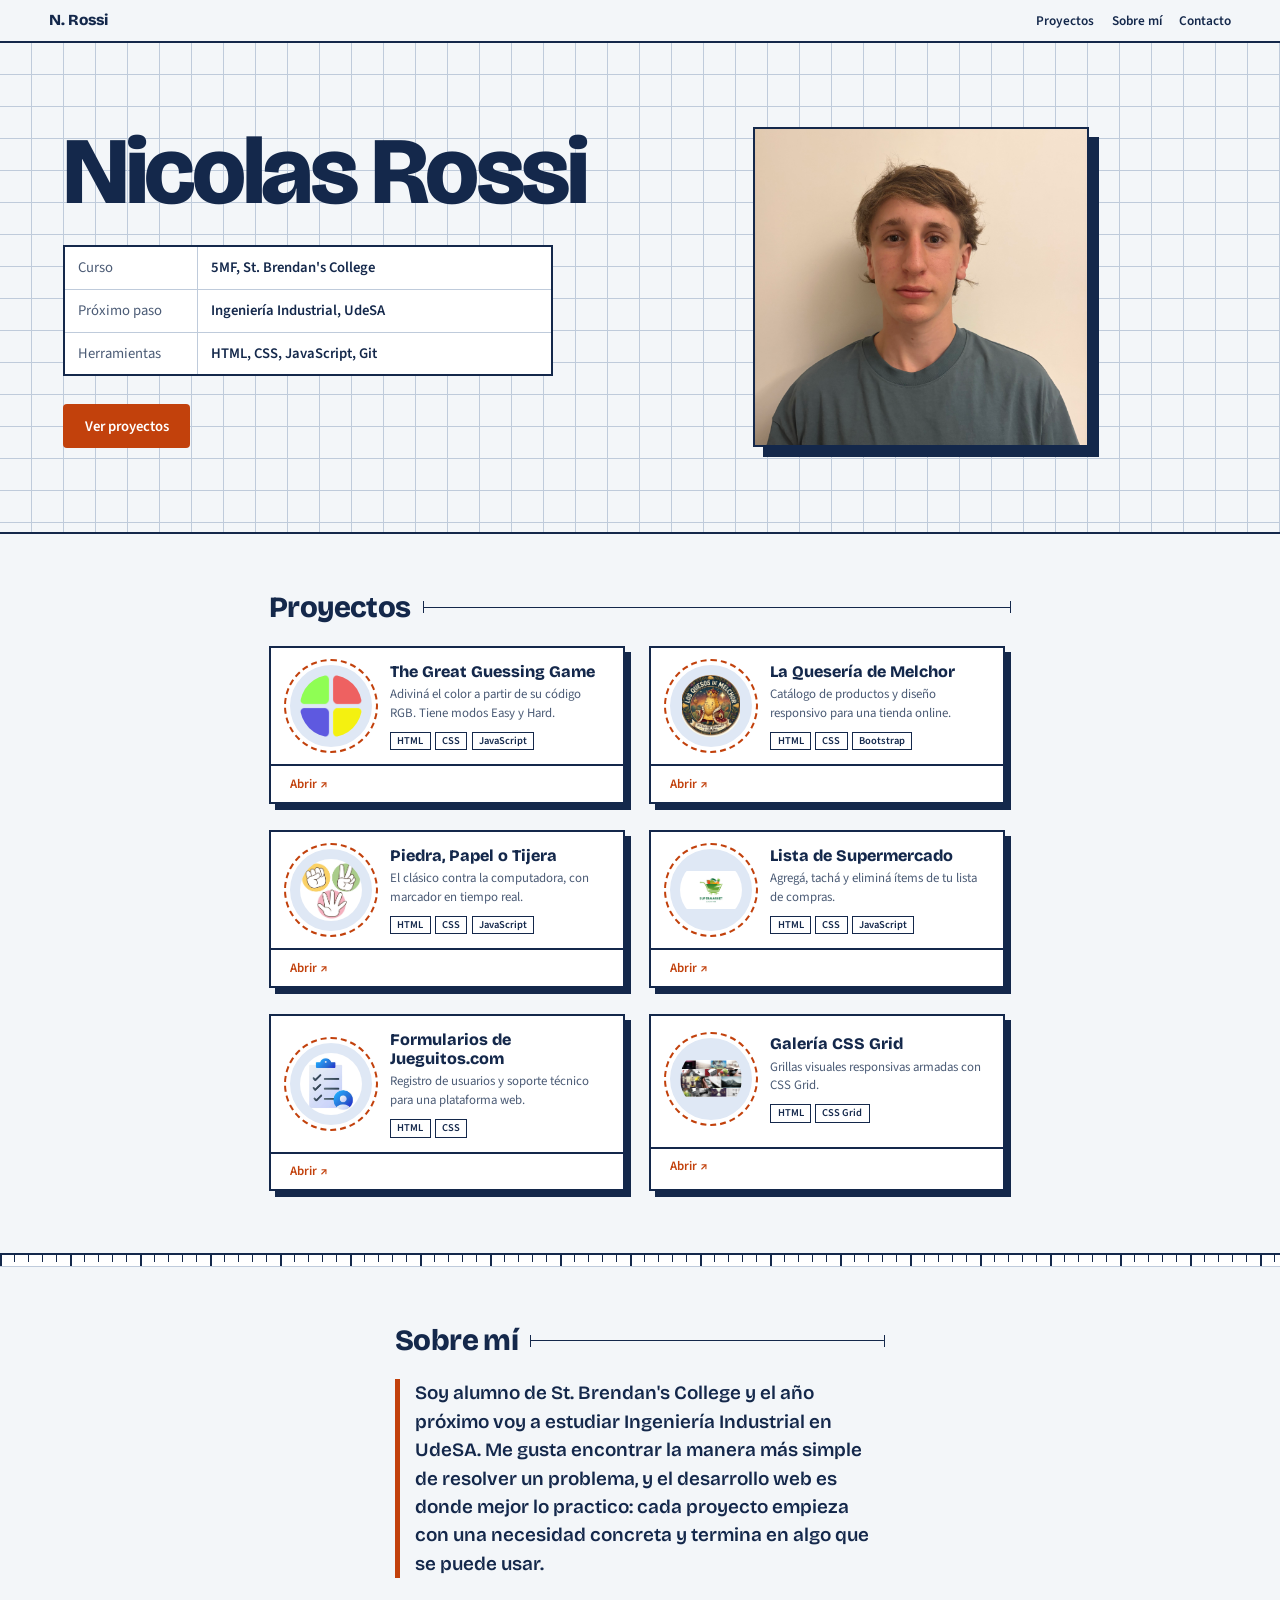
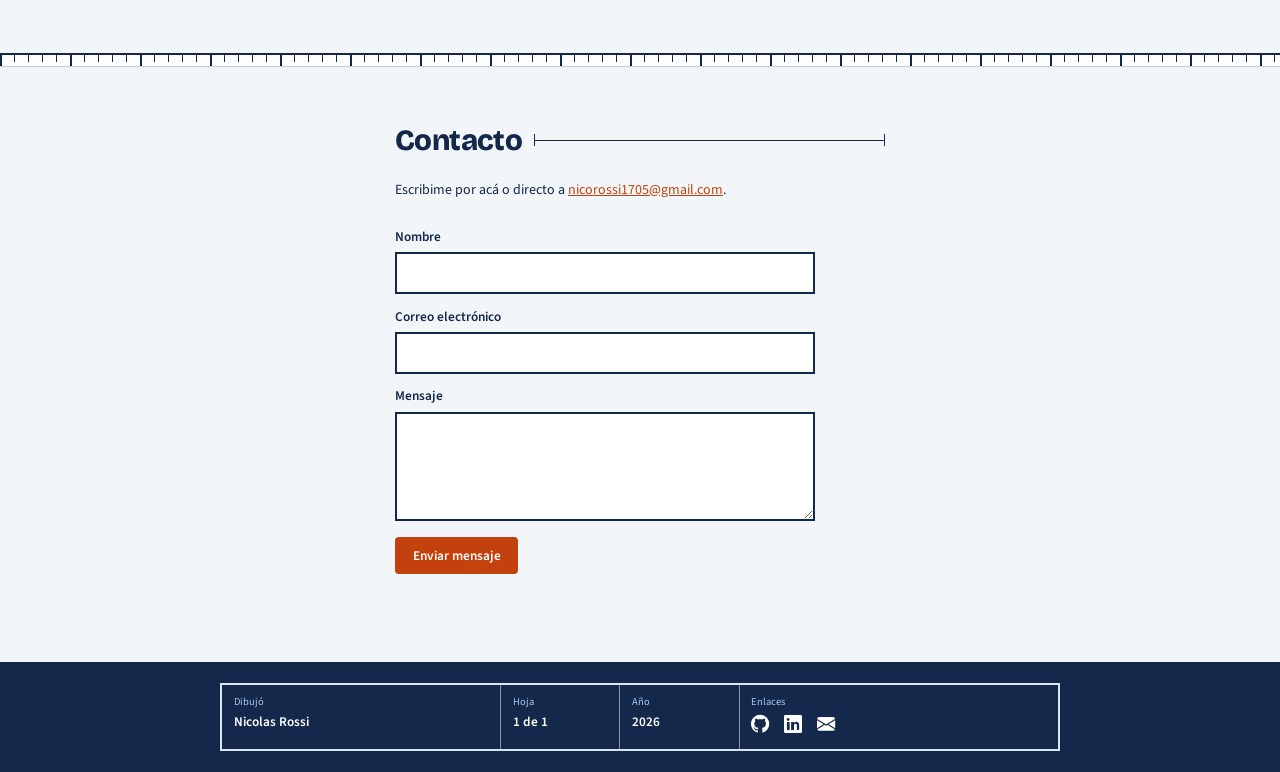
<file: index.html>
<!DOCTYPE html>
<html lang="es">
<head>
  <meta charset="UTF-8">
  <meta name="viewport" content="width=device-width, initial-scale=1.0">
  <title>Nicolas Rossi | Desarrollo web</title>
  <meta name="description" content="Portfolio de Nicolas Rossi, alumno de St. Brendan's College: juegos en JavaScript, tienda online, formularios y CSS Grid.">
  <meta property="og:title" content="Nicolas Rossi | Desarrollo web">
  <meta property="og:image" content="foto.jpeg">
  <script>document.documentElement.classList.add("js");</script>
  <link rel="preconnect" href="https://fonts.googleapis.com">
  <link rel="preconnect" href="https://fonts.gstatic.com" crossorigin>
  <link href="https://fonts.googleapis.com/css2?family=Bricolage+Grotesque:opsz,wght@12..96,600;12..96,800&family=Source+Sans+3:wght@400;600&display=swap" rel="stylesheet">
  <link rel="stylesheet" href="https://cdn.jsdelivr.net/npm/bootstrap-icons@1.11.1/font/bootstrap-icons.css">
  <link rel="stylesheet" href="style.css">
</head>
<body>
  <a class="skip" href="#proyectos">Saltar al contenido</a>

  <header class="top">
    <a class="logo" href="#inicio">N. Rossi</a>
    <nav aria-label="Principal">
      <a href="#proyectos">Proyectos</a>
      <a href="#sobre-mi">Sobre mí</a>
      <a href="#contacto">Contacto</a>
    </nav>
  </header>

  <main>
    <section id="inicio" class="hero">
      <div class="cross" aria-hidden="true"><i class="cx"></i><i class="cy"></i><b class="cr"></b></div>
      <div class="hero-text">
        <h1>Nicolas Rossi</h1>
        <dl class="facts">
          <div><dt>Curso</dt><dd>5MF, St. Brendan's College</dd></div>
          <div><dt>Próximo paso</dt><dd>Ingeniería Industrial, UdeSA</dd></div>
          <div><dt>Herramientas</dt><dd>HTML, CSS, JavaScript, Git</dd></div>
        </dl>
        <a class="btn" href="#proyectos">Ver proyectos</a>
      </div>
      <figure class="photo">
        <img src="foto.jpeg" alt="Foto de Nicolas Rossi" width="320" height="320">
      </figure>
    </section>

    <section id="proyectos" class="block">
      <h2>Proyectos</h2>
      <ul class="projects">
        <li>
          <a href="proyectos/Adivina%20el%20color/index.html" target="_blank" rel="noopener">
            <img src="color-game.png" alt="" loading="lazy">
            <div>
              <h3>The Great Guessing Game</h3>
              <p>Adiviná el color a partir de su código RGB. Tiene modos Easy y Hard.</p>
              <span class="stack"><span>HTML</span><span>CSS</span><span>JavaScript</span></span>
            </div>
            <span class="go">Abrir<span class="visually-hidden"> The Great Guessing Game</span></span>
          </a>
        </li>
        <li>
          <a href="proyectos/E-commerce/index.html" target="_blank" rel="noopener">
            <img src="logo-melchor.png" alt="" loading="lazy">
            <div>
              <h3>La Quesería de Melchor</h3>
              <p>Catálogo de productos y diseño responsivo para una tienda online.</p>
              <span class="stack"><span>HTML</span><span>CSS</span><span>Bootstrap</span></span>
            </div>
            <span class="go">Abrir<span class="visually-hidden"> La Quesería de Melchor</span></span>
          </a>
        </li>
        <li>
          <a href="proyectos/Piedra%20papel%20o%20tijera/index.html" target="_blank" rel="noopener">
            <img src="ppot.jpg" alt="" loading="lazy">
            <div>
              <h3>Piedra, Papel o Tijera</h3>
              <p>El clásico contra la computadora, con marcador en tiempo real.</p>
              <span class="stack"><span>HTML</span><span>CSS</span><span>JavaScript</span></span>
            </div>
            <span class="go">Abrir<span class="visually-hidden"> Piedra, Papel o Tijera</span></span>
          </a>
        </li>
        <li>
          <a href="proyectos/Lista%20super/index.html" target="_blank" rel="noopener">
            <img src="f6dbeb17951cb9d12c450eb26e42e484.jpg" alt="" loading="lazy">
            <div>
              <h3>Lista de Supermercado</h3>
              <p>Agregá, tachá y eliminá ítems de tu lista de compras.</p>
              <span class="stack"><span>HTML</span><span>CSS</span><span>JavaScript</span></span>
            </div>
            <span class="go">Abrir<span class="visually-hidden"> Lista de Supermercado</span></span>
          </a>
        </li>
        <li>
          <a href="proyectos/forms/index.html" target="_blank" rel="noopener">
            <img src="images.jpg" alt="" loading="lazy">
            <div>
              <h3>Formularios de Jueguitos.com</h3>
              <p>Registro de usuarios y soporte técnico para una plataforma web.</p>
              <span class="stack"><span>HTML</span><span>CSS</span></span>
            </div>
            <span class="go">Abrir<span class="visually-hidden"> Formularios de Jueguitos.com</span></span>
          </a>
        </li>
        <li>
          <a href="proyectos/grid/index.html" target="_blank" rel="noopener">
            <img src="que-es-un-grid.png" alt="" loading="lazy">
            <div>
              <h3>Galería CSS Grid</h3>
              <p>Grillas visuales responsivas armadas con CSS Grid.</p>
              <span class="stack"><span>HTML</span><span>CSS Grid</span></span>
            </div>
            <span class="go">Abrir<span class="visually-hidden"> Galería CSS Grid</span></span>
          </a>
        </li>
      </ul>
    </section>

    <hr class="rule">

    <section id="sobre-mi" class="block narrow">
      <h2>Sobre mí</h2>
      <p class="lead">Soy alumno de St. Brendan's College y el año próximo voy a estudiar Ingeniería Industrial en UdeSA. Me gusta encontrar la manera más simple de resolver un problema, y el desarrollo web es donde mejor lo practico: cada proyecto empieza con una necesidad concreta y termina en algo que se puede usar.</p>
    </section>

    <hr class="rule">

    <section id="contacto" class="block narrow">
      <h2>Contacto</h2>
      <p>Escribime por acá o directo a <a href="mailto:nicorossi1705@gmail.com">nicorossi1705@gmail.com</a>.</p>
      <form id="formContacto" action="https://formspree.io/f/xyewelob" method="POST">
        <label for="nombre">Nombre</label>
        <input id="nombre" name="name" type="text" required autocomplete="name">
        <label for="email">Correo electrónico</label>
        <input id="email" name="email" type="email" required autocomplete="email">
        <label for="mensaje">Mensaje</label>
        <textarea id="mensaje" name="message" rows="4" required></textarea>
        <button class="btn" type="submit">Enviar mensaje</button>
        <p id="estadoForm" class="status" role="status" aria-live="polite"></p>
      </form>
    </section>
  </main>

  <footer>
    <div class="sheet">
      <div><small>Dibujó</small>Nicolas Rossi</div>
      <div><small>Hoja</small>1 de 1</div>
      <div><small>Año</small>2026</div>
      <div class="links"><small>Enlaces</small>
        <a href="https://github.com/nrrossi-cloud" target="_blank" rel="noopener" aria-label="GitHub"><i class="bi bi-github"></i></a>
        <!-- TODO: poné la URL de tu perfil, ej: https://www.linkedin.com/in/tu-usuario -->
        <a href="https://www.linkedin.com/" target="_blank" rel="noopener" aria-label="LinkedIn"><i class="bi bi-linkedin"></i></a>
        <a href="mailto:nicorossi1705@gmail.com" aria-label="Enviar un correo"><i class="bi bi-envelope-fill"></i></a>
      </div>
    </div>
  </footer>

  <script>
    const form = document.getElementById('formContacto');
    const estado = document.getElementById('estadoForm');
    form.addEventListener('submit', async (e) => {
      e.preventDefault();
      const boton = form.querySelector('button');
      boton.disabled = true;
      estado.className = 'status';
      estado.textContent = 'Enviando...';
      try {
        const r = await fetch(form.action, { method: 'POST', body: new FormData(form), headers: { Accept: 'application/json' } });
        if (!r.ok) throw new Error();
        form.reset();
        estado.classList.add('ok');
        estado.textContent = 'Mensaje enviado. Te respondo a la brevedad.';
      } catch {
        estado.classList.add('error');
        estado.textContent = 'No se pudo enviar. Probá de nuevo o escribime por correo.';
      } finally {
        boton.disabled = false;
      }
    });
  </script>
  <script>
    // Mira de coordenadas en la portada (solo con mouse y sin "reducir movimiento")
    const hero = document.querySelector('.hero');
    const lectura = hero.querySelector('.cr');
    if (matchMedia('(pointer: fine)').matches && !matchMedia('(prefers-reduced-motion: reduce)').matches) {
      hero.addEventListener('mousemove', (e) => {
        const r = hero.getBoundingClientRect();
        const x = Math.round(e.clientX - r.left), y = Math.round(e.clientY - r.top);
        hero.style.setProperty('--x', x + 'px');
        hero.style.setProperty('--y', y + 'px');
        lectura.textContent = 'x ' + x + '  y ' + y;
        hero.classList.add('on');
      });
      hero.addEventListener('mouseleave', () => hero.classList.remove('on'));
    }
  </script>
  <script>
    // Los proyectos aparecen a medida que se hace scroll
    const tarjetas = document.querySelectorAll('.projects li');
    if ('IntersectionObserver' in window) {
      const obs = new IntersectionObserver((entradas) => {
        entradas.forEach((en) => {
          if (en.isIntersecting) { en.target.classList.add('visible'); obs.unobserve(en.target); }
        });
      }, { threshold: 0.15, rootMargin: '0px 0px -40px 0px' });
      tarjetas.forEach((t) => obs.observe(t));
    } else {
      tarjetas.forEach((t) => t.classList.add('visible'));
    }
  </script>
</body>
</html>
</file>
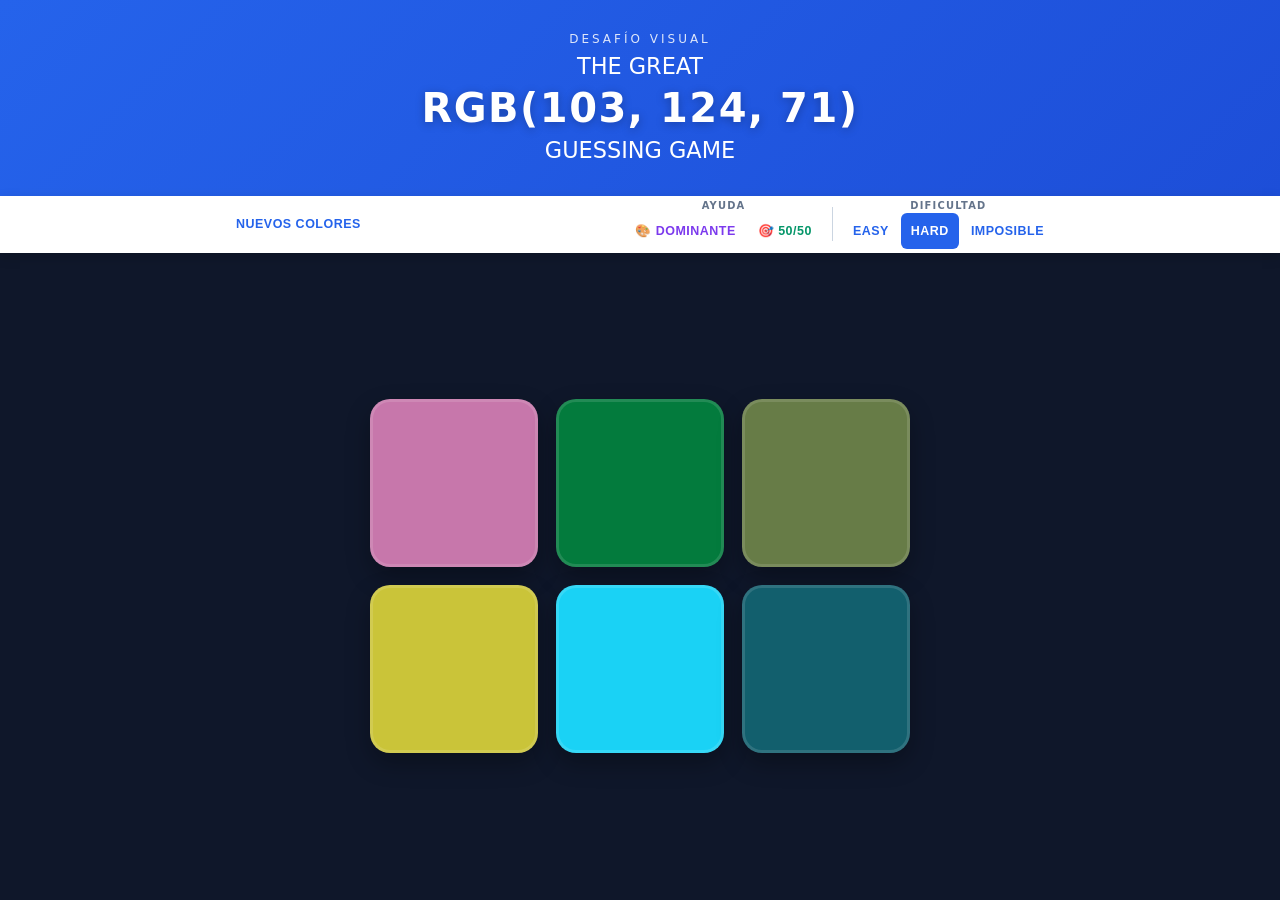
<file: proyectos/Adivina el color/index.html>
<!DOCTYPE html>
<html lang="es">
<head>
  <meta charset="UTF-8">
  <meta name="viewport" content="width=device-width, initial-scale=1.0">
  <title>The Great Color Guessing Game</title>
  <link rel="stylesheet" href="style.css">
</head>
<body>

  <header id="header">
    <div class="header-content">
      <span class="subtitle">Desafío Visual</span>
      <h1>The Great <br><span id="colorDisplay">RGB(255, 255, 255)</span><br> Guessing Game</h1>
    </div>
  </header>

  <nav class="stripe">
    <div class="stripe-container">
      <button id="reset">Nuevos Colores</button>
      
      <span id="message"></span>

      <div class="mode-group">
        <!-- Grupo de Ayuda con cartel arriba -->
        <div class="control-block">
          <span class="group-label">Ayuda</span>
          <div class="group-buttons">
            <button id="dominantBtn" class="btn-dominant" title="Muestra qué color (Rojo, Verde o Azul) predomina en la mezcla">🎨 Dominante</button>
            <button id="fiftyBtn" class="btn-lifeline" title="Elimina la mitad de los colores incorrectos">🎯 50/50</button>
          </div>
        </div>

        <div class="divider"></div>

        <!-- Grupo de Dificultad con cartel arriba para mantener simetría -->
        <div class="control-block">
          <span class="group-label">Dificultad</span>
          <div class="group-buttons">
            <button class="mode">Easy</button>
            <button class="mode selected">Hard</button>
            <button class="mode">Imposible</button>
          </div>
        </div>
      </div>
    </div>
  </nav>

  <main class="container">
    <div class="square"></div>
    <div class="square"></div>
    <div class="square"></div>
    <div class="square"></div>
    <div class="square"></div>
    <div class="square"></div>
    <div class="square"></div>
    <div class="square"></div>
    <div class="square"></div>
  </main>

  <script src="script.js"></script>
</body>
</html>
</file>
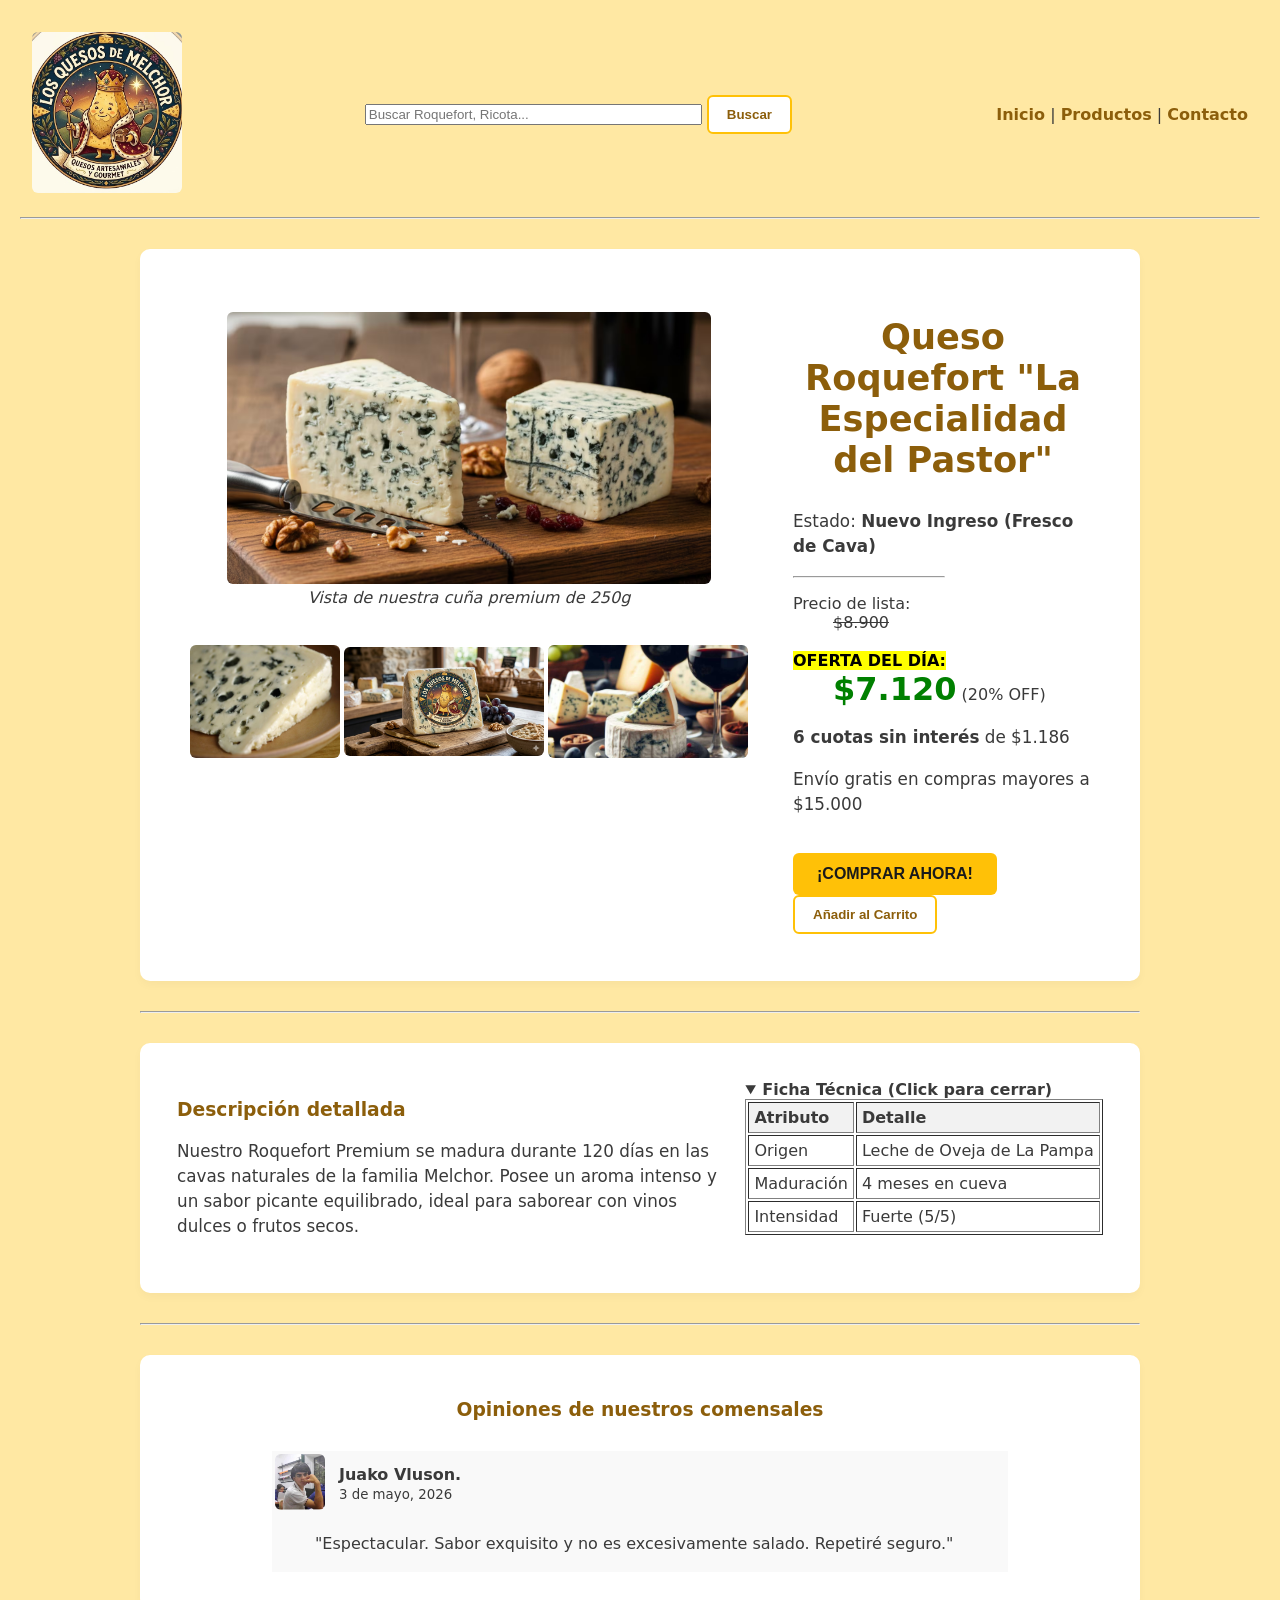
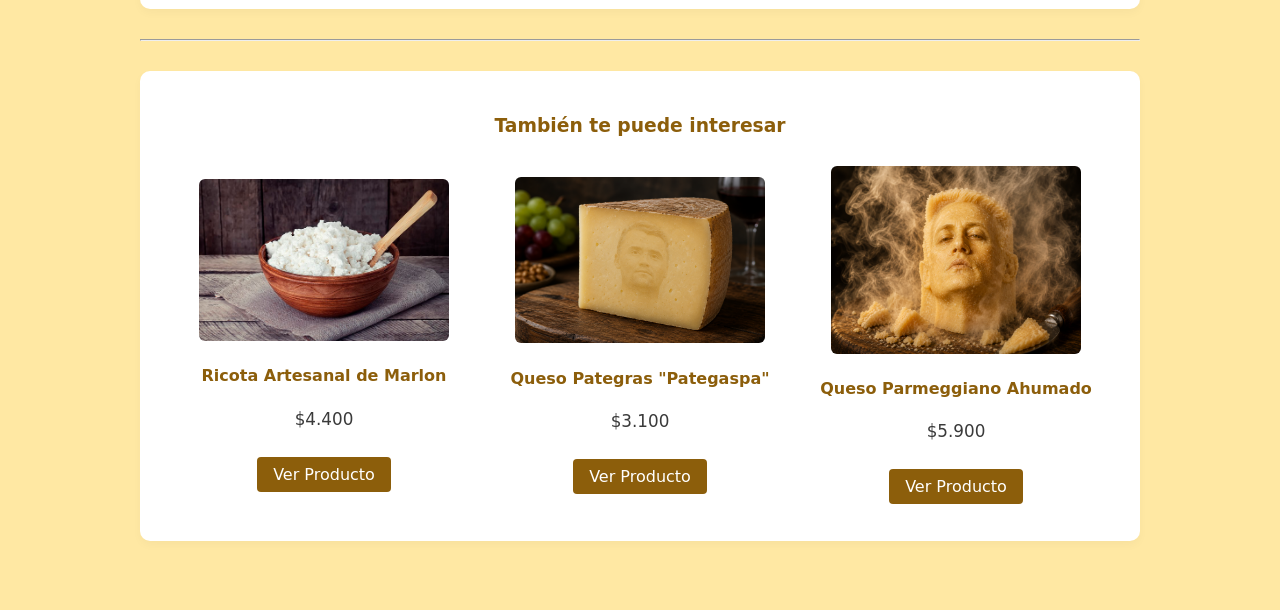
<file: proyectos/E-commerce/index.html>
<!DOCTYPE html>
<html lang="es">
<head>
    <meta charset="UTF-8">
    <meta name="viewport" content="width=device-width, initial-scale=1.0">
    <title>Los Quesos de Melchor | Tienda Gourmet</title>
    <link rel="stylesheet" href="css/style.css">
</head>
<body>

    <header>
        <table width="100%" cellpadding="10">
            <tr>
                <td width="20%">
                    <img src="logo-melchor.png" alt="Queso vestido de Rey Mago" width="150">
                </td>
                <td align="center">
                    <form action="#">
                        <input type="text" placeholder="Buscar Roquefort, Ricota..." size="40">
                        <button type="submit">Buscar</button>
                    </form>
                </td>
                <td width="30%" align="right">
                    <nav>
                        <a href="#">Inicio</a> | 
                        <a href="#productos">Productos</a> | 
                        <a href="#contacto">Contacto</a>
                    </nav>
                </td>
            </tr>
        </table>
    </header>
    <hr>

    <main>
        <section id="producto-estrella">
            <table width="100%" cellpadding="20">
                <tr>
                    <td width="50%" valign="top">
                        <figure>
                            <img src="roquefort-principal.jpg" alt="Queso Roquefort Premium Melchor" width="100%">
                            <figcaption align="center"><i>Vista de nuestra cuña premium de 250g</i></figcaption>
                        </figure>
                        <br>
                        <table width="100%">
                            <tr>
                                <td><img src="roquefort-detalle.jpg" alt="Detalle vetas" width="150"></td>
                                <td><img src="roquefort-empaque.jpg" alt="Empaque" width="200"></td>
                                <td><img src="roquefort-tabla.jpg" alt="Sugerencia presentación" width="200"></td>
                            </tr>
                        </table>
                    </td>

                    <td valign="top">
                        <h1>Queso Roquefort "La Especialidad del Pastor"</h1>
                        <p>Estado: <b>Nuevo Ingreso (Fresco de Cava)</b></p>
                        <hr align="left" width="50%">
                        
                        <dl>
                            <dt>Precio de lista:</dt>
                            <dd><del>$8.900</del></dd>
                            <br>
                            <dt><mark><b>OFERTA DEL DÍA:</b></mark></dt>
                            <dd>
                                <font size="6" color="green"><b>$7.120</b></font> 
                                <span>(20% OFF)</span>
                            </dd>
                        </dl>

                        <p> <b>6 cuotas sin interés</b> de $1.186</p>
                        <p> Envío gratis en compras mayores a $15.000</p>
                        
                        <br>
                        <button type="button"><b>¡COMPRAR AHORA!</b></button>
                        <button type="button">Añadir al Carrito</button>
                    </td>
                </tr>
            </table>
        </section>

        <hr>

        <section>
            <table width="100%" cellpadding="10">
                <tr>
                    <td width="60%" valign="top">
                        <h3>Descripción detallada</h3>
                        <p>Nuestro Roquefort Premium se madura durante 120 días en las cavas naturales de la familia Melchor. Posee un aroma intenso y un sabor picante equilibrado, ideal para saborear con vinos dulces o frutos secos.</p>
                    </td>
                    <td valign="top">
                        <details open>
                            <summary><b>Ficha Técnica (Click para cerrar)</b></summary>
                            <table border="1" width="100%" cellpadding="5">
                                <tr bgcolor="#f2f2f2">
                                    <td><b>Atributo</b></td>
                                    <td><b>Detalle</b></td>
                                </tr>
                                <tr>
                                    <td>Origen</td>
                                    <td>Leche de Oveja de La Pampa</td>
                                </tr>
                                <tr>
                                    <td>Maduración</td>
                                    <td>4 meses en cueva</td>
                                </tr>
                                <tr>
                                    <td>Intensidad</td>
                                    <td>Fuerte (5/5)</td>
                                </tr>
                            </table>
                        </details>
                    </td>
                </tr>
            </table>
        </section>

        <hr>

        <section>
            <h3 align="center">Opiniones de nuestros comensales</h3>
            <table width="80%" align="center" cellpadding="10">
                <tr>
                    <td>
                        <article>
                            <table width="100%" bgcolor="#f9f9f9">
                                <tr>
                                    <td width="60"><img src="perfil-usuario.jpg" alt="Avatar" width="50"></td>
                                    <td>
                                        <b>Juako Vluson.</b><br>
                                        <time datetime="2026-05-10"><small>3 de mayo, 2026</small></time>
                                    </td>
                                </tr>
                                <tr>
                                    <td colspan="2">
                                        <blockquote>"Espectacular. Sabor exquisito y no es excesivamente salado. Repetiré seguro."</blockquote>
                                    </td>
                                </tr>
                            </table>
                        </article>
                    </td>
                </tr>
            </table>
        </section>

        <hr>

       <aside id="productos">
            <h3 align="center">También te puede interesar</h3>
            <table width="100%" cellpadding="10">
                <tr>
                    <td align="center" width="33%">
                        <article>
                            <img src="ricota.jpg" alt="Ricota Fresca" width="250"><br>
                            <h4>Ricota Artesanal de Marlon</h4>
                            <p>$4.400</p>
                            <a href="#">Ver Producto</a>
                        </article>
                    </td>

                    <td align="center" width="33%">
                        <article>
                            <img src="queso-pategras.png" alt="Queso Brie" width="250"><br>
                            <h4>Queso Pategras "Pategaspa"</h4>
                            <p>$3.100</p>
                            <a href="#">Ver Producto</a>
                        </article>
                    </td>

                    <td align="center" width="33%">
                        <article>
                            <img src="queso-parmesano.jpg" alt="Queso Parmesano" width="250"><br>
                            <h4>Queso Parmeggiano Ahumado</h4>
                            <p>$5.900</p>
                            <a href="#">Ver Producto</a>
                        </article>
                    </td>
                </tr>
            </table>
        </aside>
    </main>

    <br>
</file>
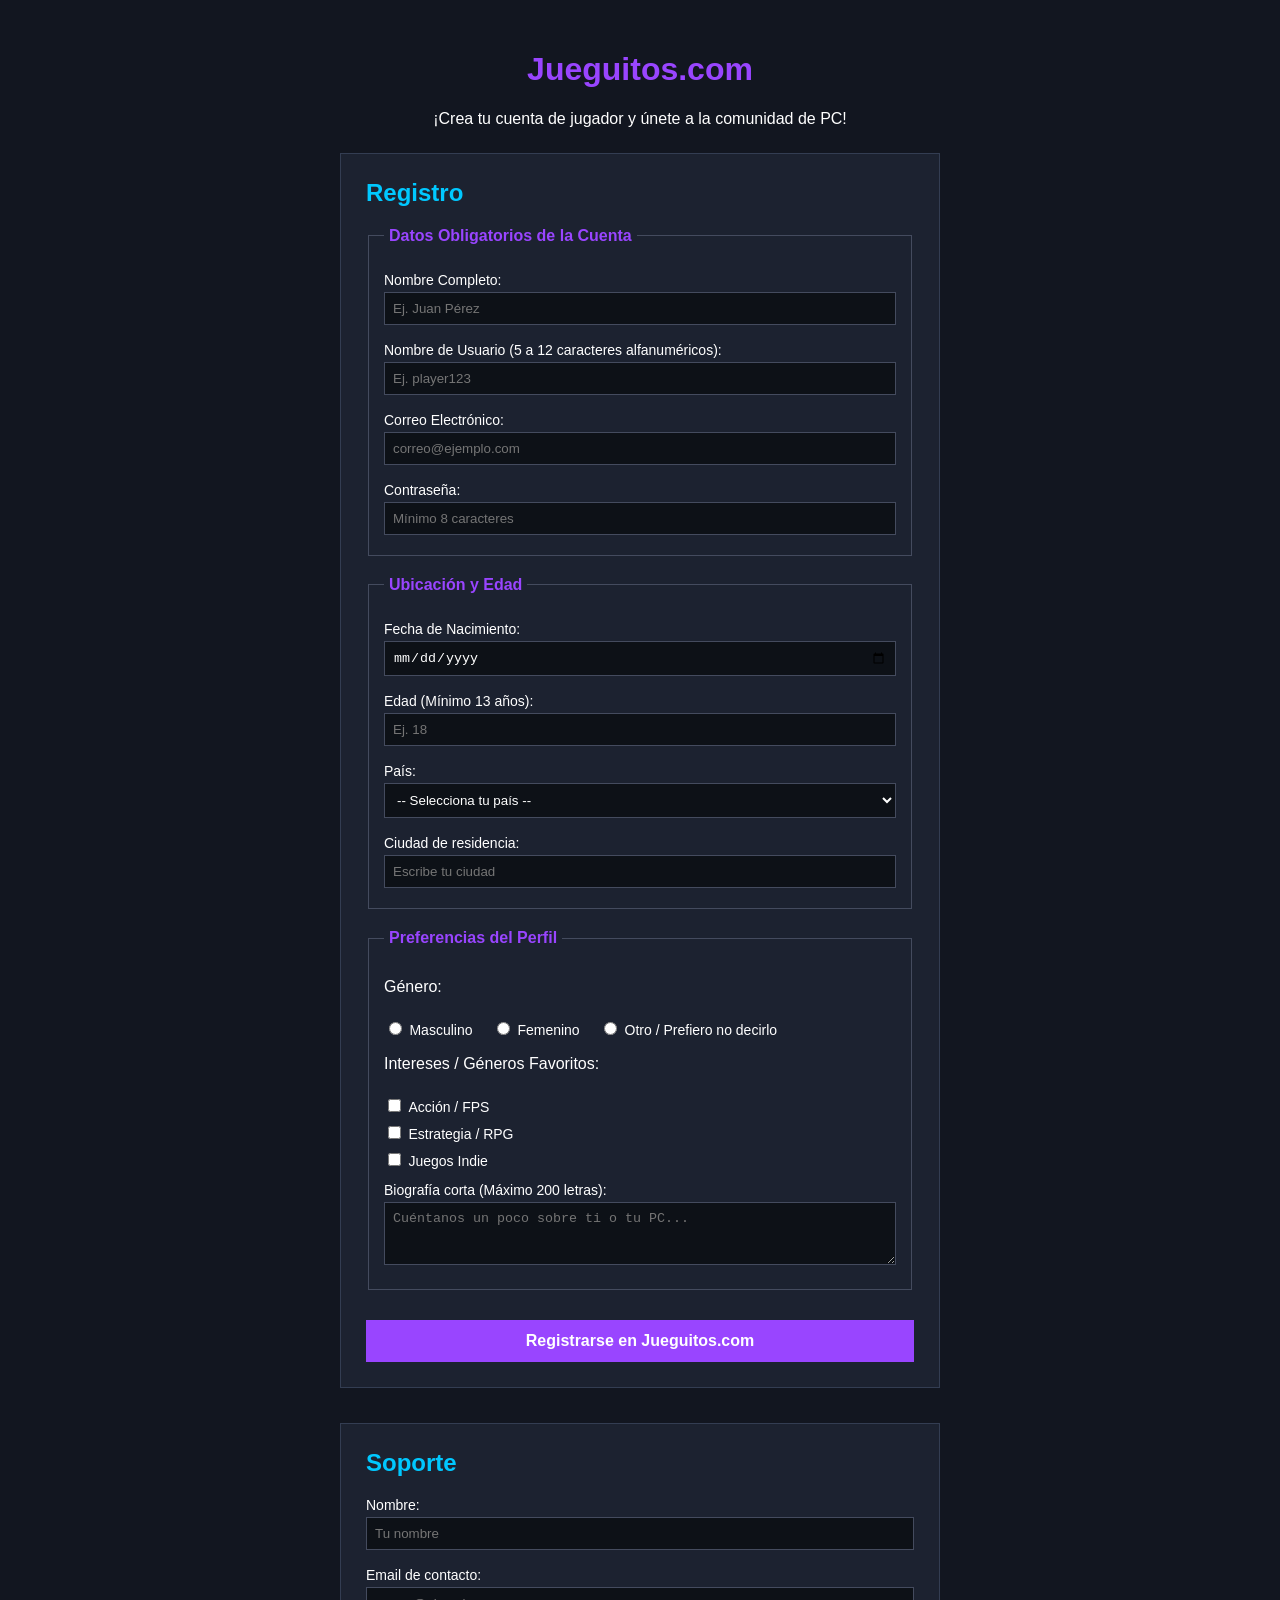
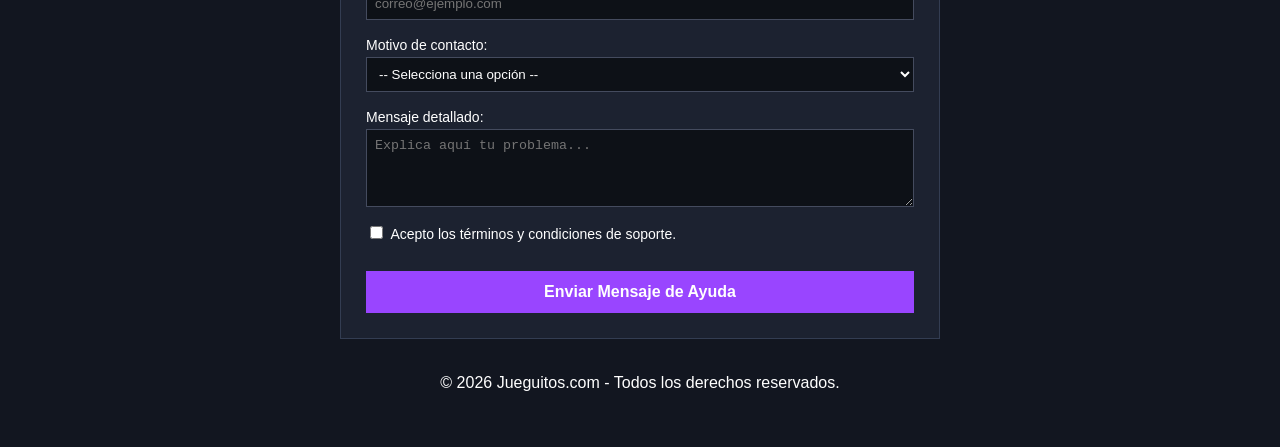
<file: proyectos/forms/index.html>
<!DOCTYPE html>
<html lang="es">
<head>
    <meta charset="UTF-8">
    <meta name="viewport" content="width=device-width, initial-scale=1.0">
    <title>Jueguitos.com - Registro Gamer</title>
    <link rel="stylesheet" href="style.css">
</head>
<body>

    <header>
        <h1>Jueguitos.com</h1>
        <p>¡Crea tu cuenta de jugador y únete a la comunidad de PC!</p>
    </header>

    <main>
        <section>
            <h2>Registro</h2>
            
            <form action="https://formspree.io/f/xzdwwbpj" method="POST" autocomplete="on">
                
                <fieldset>
                    <legend>Datos Obligatorios de la Cuenta</legend>
                    
                    <label for="reg-nombre">Nombre Completo:</label>
                    <input type="text" id="reg-nombre" name="nombre_completo" placeholder="Ej. Juan Pérez" autocomplete="name" required minlength="3" maxlength="70">

                    <label for="reg-usuario">Nombre de Usuario (5 a 12 caracteres alfanuméricos):</label>
                    <input type="text" id="reg-usuario" name="usuario" placeholder="Ej. player123" autocomplete="username" required pattern="^[a-zA-Z0-9]{5,12}$" title="El usuario debe tener de 5 a 12 letras o números, sin espacios ni símbolos.">

                    <label for="reg-correo">Correo Electrónico:</label>
                    <input type="email" id="reg-correo" name="correo" placeholder="correo@ejemplo.com" autocomplete="email" required>

                    <label for="reg-clave">Contraseña:</label>
                    <input type="password" id="reg-clave" name="contrasena" placeholder="Mínimo 8 caracteres" autocomplete="new-password" required minlength="8">
                </fieldset>

                <fieldset>
                    <legend>Ubicación y Edad</legend>

                    <label for="reg-fecha">Fecha de Nacimiento:</label>
                    <input type="date" id="reg-fecha" name="fecha_nacimiento" autocomplete="bday" required>

                    <label for="reg-edad">Edad (Mínimo 13 años):</label>
                    <input type="number" id="reg-edad" name="edad" placeholder="Ej. 18" min="13" max="120" required>

                    <label for="reg-pais">País:</label>
                    <select id="reg-pais" name="pais" autocomplete="country" required>
                        <option value="">-- Selecciona tu país --</option>
                        <option value="Argentina">Argentina</option>
                        <option value="Chile">Chile</option>
                        <option value="Colombia">Colombia</option>
                        <option value="España">España</option>
                        <option value="México">México</option>
                        <option value="Perú">Perú</option>
                    </select>

                    <label for="reg-ciudad">Ciudad de residencia:</label>
                    <input type="text" id="reg-ciudad" name="ciudad" list="lista-ciudades" placeholder="Escribe tu ciudad" autocomplete="address-level2" required>
                    <datalist id="lista-ciudades">
                        <option value="Buenos Aires">
                        <option value="Santiago">
                        <option value="Bogotá">
                        <option value="Madrid">
                        <option value="Ciudad de México">
                        <option value="Lima">
                    </datalist>
                </fieldset>

                <fieldset>
                    <legend>Preferencias del Perfil</legend>

                    <p>Género:</p>
                    <input type="radio" id="gen-masc" name="genero" value="Masculino" required>
                    <label for="gen-masc" class="opcion-inline">Masculino</label>
                    
                    <input type="radio" id="gen-fem" name="genero" value="Femenino">
                    <label for="gen-fem" class="opcion-inline">Femenino</label>
                    
                    <input type="radio" id="gen-otro" name="genero" value="Otro">
                    <label for="gen-otro" class="opcion-inline">Otro / Prefiero no decirlo</label>

                    <p>Intereses / Géneros Favoritos:</p>
                    <input type="checkbox" id="int-fps" name="interes_fps" value="Si">
                    <label for="int-fps" class="opcion-inline">Acción / FPS</label>
                    <br>
                    <input type="checkbox" id="int-rpg" name="interes_rpg" value="Si">
                    <label for="int-rpg" class="opcion-inline">Estrategia / RPG</label>
                    <br>
                    <input type="checkbox" id="int-indie" name="interes_indie" value="Si">
                    <label for="int-indie" class="opcion-inline">Juegos Indie</label>

                    <label for="reg-bio">Biografía corta (Máximo 200 letras):</label>
                    <textarea id="reg-bio" name="biografia" rows="3" placeholder="Cuéntanos un poco sobre ti o tu PC..." maxlength="200"></textarea>
                </fieldset>

                <button type="submit" aria-label="Enviar formulario para crear tu cuenta">Registrarse en Jueguitos.com</button>
            </form>
        </section>

        <section>
            <h2>Soporte</h2>
            
            <form action="https://formspree.io/f/xzdwwbpj" method="POST">
                
                <label for="sop-nombre">Nombre:</label>
                <input type="text" id="sop-nombre" name="soporte_nombre" placeholder="Tu nombre" autocomplete="name" required minlength="2">

                <label for="sop-correo">Email de contacto:</label>
                <input type="email" id="sop-correo" name="soporte_email" placeholder="correo@ejemplo.com" autocomplete="email" required>

                <label for="sop-motivo">Motivo de contacto:</label>
                <select id="sop-motivo" name="soporte_motivo" required>
                    <option value="">-- Selecciona una opción --</option>
                    <option value="Error en un juego">Error o Bug en la página</option>
                    <option value="Problema con la cuenta">Problemas con mi cuenta</option>
                    <option value="Sugerencia">Tengo una sugerencia</option>
                </select>

                <label for="sop-mensaje">Mensaje detallado:</label>
                <textarea id="sop-mensaje" name="soporte_mensaje" rows="4" placeholder="Explica aquí tu problema..." required minlength="10" maxlength="1000"></textarea>

                <br>
                <input type="checkbox" id="sop-terminos" name="soporte_aceptar_terminos" value="Aceptado" required>
                <label for="sop-terminos" class="opcion-inline">Acepto los términos y condiciones de soporte.</label>
                <br><br>

                <button type="submit" aria-label="Enviar ticket de soporte técnico">Enviar Mensaje de Ayuda</button>
            </form>
        </section>
    </main>

    <footer>
        <p>&copy; 2026 Jueguitos.com - Todos los derechos reservados.</p>
    </footer>

</body>
</html>
</file>
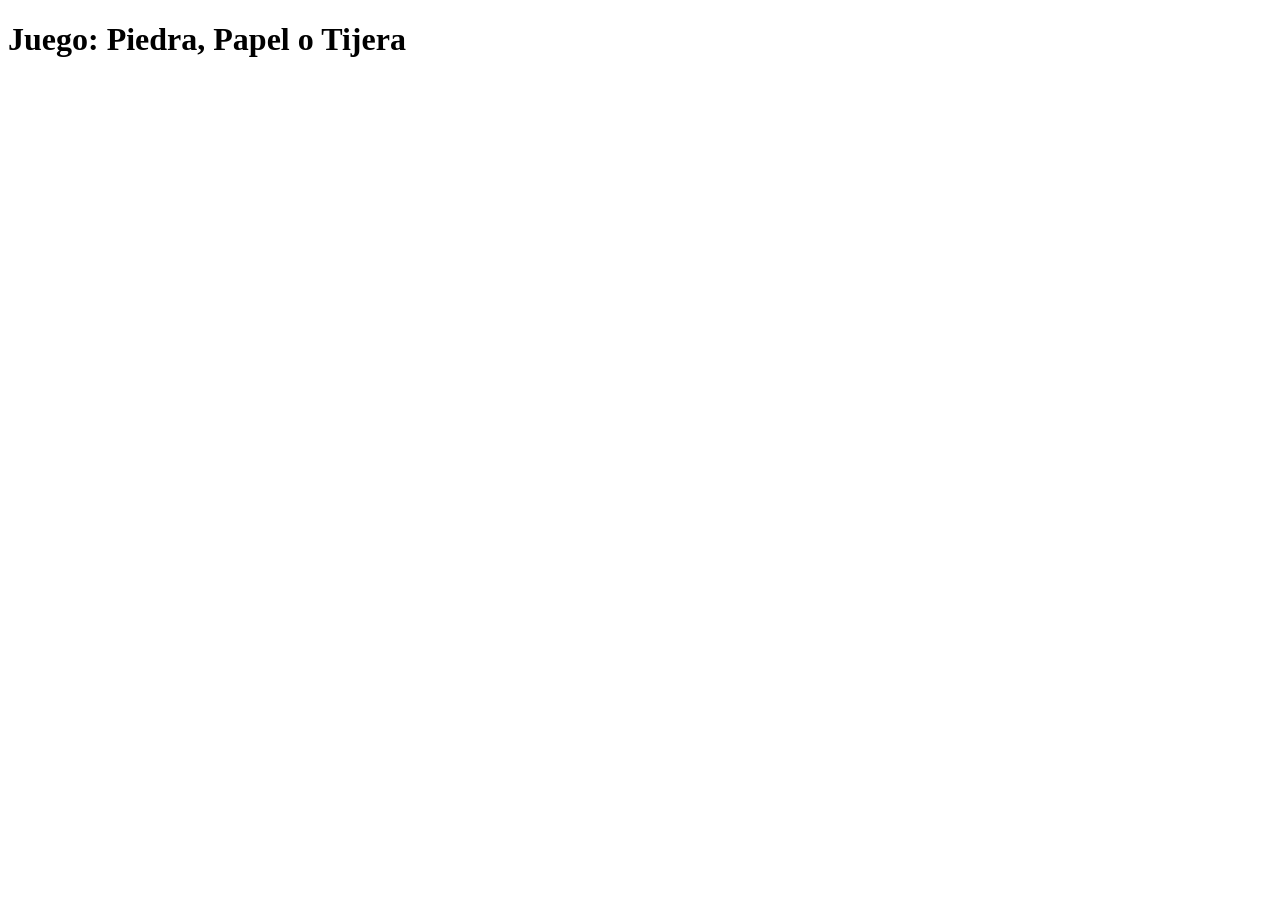
<file: proyectos/Piedra papel o tijera/index.html>
<!DOCTYPE html>
<html lang="es">
<head>
    <meta charset="UTF-8">
    <title>Piedra, Papel o Tijera</title>
</head>
<body>
    <h1>Juego: Piedra, Papel o Tijera</h1>
    <script src="script.js"></script>
</body>
</html>
</file>
<file: style.css>
:root {
  --paper: #f3f6f9; --white: #fff; --ink: #14284b; --muted: #4b5b75; --line: #bfcbdb;
  --blue: #123f7a; --accent: #c2410c; --accent-dark: #9a3412; --pop: #ff7a3d;
  --display: "Bricolage Grotesque", system-ui, sans-serif;
  --body: "Source Sans 3", system-ui, sans-serif;
}

*, *::before, *::after { box-sizing: border-box; }

/* Achica la escala global (~87.5%) de todas las medidas en rem */
html {
  font-size: 14px;
  scroll-behavior: smooth;
  scroll-padding-top: 60px;
}

body {
  margin: 0;
  background: var(--paper);
  color: var(--ink);
  font: 400 1rem/1.6 var(--body);
}

img { display: block; max-width: 100%; }
a { color: var(--accent); }
a:hover { color: var(--accent-dark); }
:focus-visible { outline: 3px solid var(--pop); outline-offset: 3px; }
.visually-hidden { position: absolute; width: 1px; height: 1px; overflow: hidden; clip: rect(0 0 0 0); white-space: nowrap; }
.skip { position: absolute; left: 1rem; top: -4rem; background: var(--ink); color: #fff; padding: .5rem .9rem; z-index: 50; }
.skip:focus { top: 1rem; }

/* Barra superior */
.top {
  position: sticky; top: 0; z-index: 10; display: flex; justify-content: space-between; align-items: center;
  padding: .7rem clamp(1.25rem, 4vw, 3.5rem); background: rgba(243,246,249,.94); backdrop-filter: blur(6px); border-bottom: 2px solid var(--ink);
}
.logo { font: 800 1.1rem var(--display); color: var(--ink); text-decoration: none; }
.top nav { display: flex; gap: 1.25rem; }
.top nav a { color: var(--ink); text-decoration: none; font-weight: 600; font-size: .95rem; }
.top nav a:hover { color: var(--accent); }

.btn {
  display: inline-block; border: 0; cursor: pointer; background: var(--accent); color: #fff; text-decoration: none;
  font: 600 .95rem var(--body); padding: .65rem 1.25rem; border-radius: 4px;
}
.btn:hover { background: var(--accent-dark); color: #fff; }
.btn:disabled { opacity: .6; cursor: wait; }

/* Portada: papel cuadriculado (escala restaurada con mayor presencia) */
.hero {
  position: relative; overflow: hidden;
  display: grid; grid-template-columns: 1.15fr .85fr; gap: clamp(2rem, 6vw, 4.5rem); align-items: center;
  padding: clamp(3.2rem, 8vw, 6rem) clamp(1.5rem, 5vw, 4.5rem);
  background-image: linear-gradient(var(--line) 1px, transparent 1px), linear-gradient(90deg, var(--line) 1px, transparent 1px);
  background-size: 32px 32px; background-position: -1px -1px;
  border-bottom: 2px solid var(--ink);
}
.hero-text, .photo { position: relative; z-index: 1; }
.hero h1 { font: 800 clamp(3.4rem, 8.5vw, 6.8rem)/.95 var(--display); letter-spacing: -.035em; margin: 0 0 2rem; }
.hero .btn { font-size: 1.05rem; padding: .8rem 1.55rem; }

/* Cuadro de datos */
.facts { margin: 0 0 2rem; background: var(--white); border: 2px solid var(--ink); max-width: 35rem; }
.facts > div { display: grid; grid-template-columns: 9.5rem 1fr; border-bottom: 1px solid var(--line); }
.facts > div:last-child { border-bottom: 0; }
.facts dt, .facts dd { margin: 0; padding: .65rem .9rem; font-size: 1.05rem; }
.facts dt { color: var(--muted); border-right: 1px solid var(--line); }
.facts dd { font-weight: 600; }

/* Foto */
.photo { margin: 0; max-width: 24rem; }
.photo img { width: 100%; aspect-ratio: 1; object-fit: cover; border: 2px solid var(--ink); background: var(--white); box-shadow: 10px 10px 0 var(--ink); }

/* Mira de coordenadas */
.cross { position: absolute; inset: 0; z-index: 0; pointer-events: none; opacity: 0; transition: opacity .2s ease; }
.hero.on .cross { opacity: 1; }
.cx { position: absolute; top: 0; bottom: 0; left: var(--x, 0); width: 1px; background: var(--pop); }
.cy { position: absolute; left: 0; right: 0; top: var(--y, 0); height: 1px; background: var(--pop); }
.cr { position: absolute; left: calc(var(--x, 0) + 10px); top: calc(var(--y, 0) + 8px); font: 600 .78rem var(--body); color: var(--pop); white-space: pre; }
@media (pointer: coarse) { .cross { display: none; } }

/* Bloques y títulos con cota */
.block { padding: clamp(2.2rem, 5vw, 4rem) clamp(1.25rem, 4vw, 3.5rem); max-width: 60rem; margin: 0 auto; }
.block.narrow { max-width: 42rem; }
.block h2 { display: flex; align-items: center; gap: .85rem; font: 800 clamp(1.5rem, 3.2vw, 2.1rem) var(--display); letter-spacing: -.02em; margin: 0 0 1.5rem; }
.block h2::after {
  content: ""; flex: 1; height: 12px; border-left: 1px solid var(--ink); border-right: 1px solid var(--ink);
  background: linear-gradient(var(--ink), var(--ink)) center / 100% 1px no-repeat;
}
.block p { max-width: 62ch; }
.lead { font: 600 clamp(1.1rem, 2.1vw, 1.35rem)/1.5 var(--display); border-left: 5px solid var(--accent); padding-left: 1.1rem; }

/* Divisor tipo regla */
.rule {
  margin: 0; border: 0; border-top: 2px solid var(--ink); height: 14px; background-color: var(--white); border-bottom: 1px solid var(--line);
  background-image: repeating-linear-gradient(90deg, var(--ink) 0 2px, transparent 2px 70px), repeating-linear-gradient(90deg, var(--ink) 0 1px, transparent 1px 14px);
  background-size: 100% 14px, 100% 7px; background-repeat: no-repeat;
}

/* Proyectos: detalles circulares */
.projects { list-style: none; margin: 0; padding: 0 6px 6px 0; display: grid; grid-template-columns: repeat(2, 1fr); gap: 1.8rem 1.75rem; }
.projects a {
  display: grid; grid-template-columns: auto 1fr; align-items: center; height: 100%;
  background: var(--white); color: var(--ink); text-decoration: none;
  border: 2px solid var(--ink); box-shadow: 6px 6px 0 var(--ink); transition: transform .2s ease, box-shadow .2s ease;
}
.projects a:hover, .projects a:focus-visible { transform: translate(-3px, -3px); box-shadow: 9px 9px 0 var(--accent); }
.projects img {
  width: 82px; height: 82px; margin: 1.15rem 0 1.15rem 1.35rem; padding: 10px; border-radius: 50%;
  object-fit: contain; background: #dfe8f5; outline: 2px dashed var(--accent); outline-offset: 4px; transition: transform .3s ease;
}
.projects a:hover img { transform: scale(1.06); outline-style: solid; }
.projects a > div { padding: 1rem 1.25rem 1rem 1.3rem; }
.projects h3 { font: 800 1.15rem/1.2 var(--display); margin: 0 0 .3rem; }
.projects p { margin: 0 0 .65rem; color: var(--muted); font-size: .92rem; line-height: 1.45; }
.stack { display: flex; flex-wrap: wrap; gap: .3rem; }
.stack span { font-size: .75rem; font-weight: 600; border: 1px solid var(--ink); padding: 0 .45rem; }
.go { grid-column: 1 / -1; padding: .55rem 1.35rem; font-weight: 600; font-size: .92rem; color: var(--accent); border-top: 2px solid var(--ink); transition: background .2s ease, color .2s ease; }
.go::after { content: " \2197"; }
.projects a:hover .go, .projects a:focus-visible .go { background: var(--accent); color: #fff; }

/* Aparición al hacer scroll */
.js .projects li { opacity: 0; transform: translateY(24px); transition: opacity .6s ease, transform .6s ease; }
.js .projects li:nth-child(even) { transition-delay: .12s; }
.js .projects li.visible { opacity: 1; transform: none; }

/* Formulario */
form { display: grid; gap: .35rem; max-width: 30rem; margin-top: 1.25rem; }
label { font-weight: 600; margin-top: .5rem; font-size: .95rem; }
input, textarea { font: inherit; color: var(--ink); background: var(--white); border: 2px solid var(--ink); border-radius: 0; padding: .55rem .75rem; }
input:focus, textarea:focus { outline: 3px solid var(--pop); outline-offset: 0; }
form .btn { justify-self: start; margin-top: .85rem; }
.status { min-height: 1.5em; margin: .4rem 0 0; font-weight: 600; }
.status.ok { color: #146c43; }
.status.error { color: #b02a37; }

/* Footer: cuadro de rotulado */
footer { background: var(--ink); padding: 1.5rem clamp(1.25rem, 4vw, 3.5rem); }
.sheet { display: grid; grid-template-columns: 1.4fr .6fr .6fr 1.6fr; border: 2px solid #dbe4f2; color: #fff; max-width: 60rem; margin: 0 auto; }
.sheet > div { padding: .65rem .85rem; border-right: 1px solid #7f93b5; font-weight: 600; font-size: .95rem; }
.sheet > div:last-child { border-right: 0; }
.sheet small { display: block; font-weight: 400; font-size: .75rem; color: #a9c6ee; }
.sheet .links a { color: #fff; font-size: 1.3rem; margin-right: .85rem; display: inline-block; transition: transform .2s ease, color .2s ease; }
.sheet .links a:hover { transform: translateY(-2px); color: var(--pop); }

/* Responsive */
@media (max-width: 850px) { .projects { grid-template-columns: 1fr; } }
@media (max-width: 760px) { .hero { grid-template-columns: 1fr; } }
@media (max-width: 560px) {
  .top nav { gap: .9rem; font-size: .9rem; }
  .projects img { width: 70px; height: 70px; margin-left: 1.15rem; }
  .sheet { grid-template-columns: 1fr 1fr; }
  .sheet > div { border-bottom: 1px solid #7f93b5; }
  .sheet > div:nth-child(2) { border-right: 0; }
  .sheet .links { grid-column: 1 / -1; border-right: 0; border-bottom: 0; }
}
@media (prefers-reduced-motion: reduce) {
  html { scroll-behavior: auto; }
  .js .projects li { opacity: 1; transform: none; }
  * { transition: none !important; }
}
</file>
<file: proyectos/Adivina el color/style.css>
:root {
  --bg-dark: #0f172a;
  --stripe-bg: #ffffff;
  --text-dark: #1e293b;
}

* {
  box-sizing: border-box;
  margin: 0;
  padding: 0;
}

body {
  background-color: var(--bg-dark);
  font-family: system-ui, -apple-system, "Segoe UI", Roboto, sans-serif;
  color: #ffffff;
  min-height: 100vh;
  display: flex;
  flex-direction: column;
}

/* --- CABECERA --- */
header {
  background: linear-gradient(135deg, #2563eb, #1d4ed8);
  text-align: center;
  padding: 2rem 1rem;
  transition: background 0.5s ease;
  box-shadow: 0 4px 20px rgba(0, 0, 0, 0.25);
}

.subtitle {
  text-transform: uppercase;
  letter-spacing: 3px;
  font-size: 0.75rem;
  opacity: 0.85;
  display: block;
  margin-bottom: 0.35rem;
}

h1 {
  font-weight: 400;
  text-transform: uppercase;
  line-height: 1.25;
  font-size: 1.4rem;
}

#colorDisplay {
  font-size: 2.5rem;
  font-weight: 800;
  letter-spacing: 1.5px;
  display: inline-block;
  margin: 0.2rem 0;
  text-shadow: 0 2px 10px rgba(0, 0, 0, 0.25);
}

/* --- BARRA DE CONTROLES --- */
.stripe {
  background-color: var(--stripe-bg);
  color: var(--text-dark);
  box-shadow: 0 4px 12px rgba(0, 0, 0, 0.15);
  position: sticky;
  top: 0;
  z-index: 10;
}

.stripe-container {
  max-width: 860px;
  margin: 0 auto;
  display: flex;
  justify-content: space-between;
  align-items: center;
  padding: 4px 1rem;
  min-height: 56px;
  flex-wrap: wrap;
  gap: 8px;
}

button {
  border: none;
  background: none;
  text-transform: uppercase;
  height: 36px;
  font-weight: 700;
  color: #2563eb;
  letter-spacing: 0.5px;
  font-size: 0.78rem;
  padding: 0 10px;
  border-radius: 6px;
  cursor: pointer;
  transition: all 0.2s ease;
}

#reset {
  height: 44px;
}

button:hover:not(:disabled) {
  background-color: #eff6ff;
  color: #1d4ed8;
}

button.selected {
  background-color: #2563eb;
  color: #ffffff;
}

.btn-lifeline {
  color: #059669;
}

.btn-lifeline:hover:not(:disabled) {
  background-color: #ecfdf5;
  color: #047857;
}

.btn-lifeline:disabled,
.btn-dominant:disabled {
  color: #94a3b8;
  cursor: not-allowed;
  opacity: 0.6;
}

.btn-dominant {
  color: #7c3aed;
}

.btn-dominant:hover:not(:disabled) {
  background-color: #f5f3ff;
  color: #6d28d9;
}

#message {
  font-weight: 700;
  font-size: 0.86rem;
  min-width: 170px;
  text-align: center;
}

.mode-group {
  display: flex;
  align-items: center;
  gap: 6px;
}

/* --- BLOQUES CON CARTEL SUPERIOR --- */
.control-block {
  display: flex;
  flex-direction: column;
  align-items: center;
}

.group-label {
  font-size: 0.62rem;
  font-weight: 800;
  text-transform: uppercase;
  letter-spacing: 1.2px;
  color: #64748b;
  margin-bottom: 2px;
}

.group-buttons {
  display: flex;
  align-items: center;
  gap: 2px;
}

.divider {
  width: 1px;
  height: 34px;
  background-color: #cbd5e1;
  margin: 0 4px;
}

/* --- GRILLA DE CUADRADOS --- */
.container {
  max-width: 580px;
  width: 100%;
  margin: auto;
  padding: 2rem 1.25rem;
  display: grid;
  grid-template-columns: repeat(3, 1fr);
  gap: 18px;
}

.square {
  aspect-ratio: 1 / 1;
  background-color: #3b82f6;
  border-radius: 20px;
  cursor: pointer;
  box-shadow: 0 10px 25px rgba(0, 0, 0, 0.3);
  border: 3px solid rgba(255, 255, 255, 0.12);
  transition: transform 0.25s cubic-bezier(0.34, 1.56, 0.64, 1),
              opacity 0.35s ease,
              background-color 0.4s ease,
              box-shadow 0.25s ease;
}

.square:hover {
  transform: translateY(-5px) scale(1.03);
  box-shadow: 0 16px 30px rgba(0, 0, 0, 0.45);
  border-color: rgba(255, 255, 255, 0.5);
}

.square.wrong {
  opacity: 0;
  pointer-events: none;
  transform: scale(0.85);
}

@media (max-width: 620px) {
  #colorDisplay {
    font-size: 1.85rem;
  }
  .stripe-container {
    justify-content: center;
    padding: 8px;
  }
  .container {
    gap: 12px;
  }
}
</file>
<file: proyectos/E-commerce/css/style.css>
:root {
    --fondo-suave: #fdfbf7;
    --blanco-puro: #ffffff;
    --amarillo-queso: #ffc107;
    --amarillo-hover: #e0a800;
    --dorado-oscuro: #8c5e0b;
    --texto-comodo: #3a3a3a;
}

body {
    font-family: system-ui, Arial, sans-serif;
    background-color: #FFE8A3;
    color: var(--texto-comodo);
    margin: 0;
    padding: 20px;
}

main {
    max-width: 1000px;
    margin: 0 auto;
}

h1 {
    color: var(--dorado-oscuro);
    font-size: 2.2rem;
    text-align: center;
    margin-top: 20px;
}

h3, h4 {
    color: var(--dorado-oscuro);
}

p {
    color: var(--texto-comodo);
    font-size: 1.05rem;
    line-height: 1.5;
}

button[type="button"]:first-of-type {
    background-color: var(--amarillo-queso);
    color: #1a1a1a;
    padding: 12px 24px;
    font-weight: bold;
    border: none;
    border-radius: 6px;
    cursor: pointer;
    font-size: 1rem;
}

button[type="button"]:first-of-type:hover {
    background-color: var(--amarillo-hover);
}

button[type="button"]:last-of-type,
form button {
    background-color: var(--blanco-puro);
    color: var(--dorado-oscuro);
    border: 2px solid var(--amarillo-queso);
    padding: 10px 18px;
    border-radius: 6px;
    cursor: pointer;
    font-weight: bold;
}

button[type="button"]:last-of-type:hover,
form button:hover {
    background-color: #fff9e6;
}

nav a {
    color: var(--dorado-oscuro);
    text-decoration: none;
    font-weight: bold;
}

nav a:hover {
    color: var(--amarillo-queso);
}

aside a {
    display: inline-block;
    background-color: var(--dorado-oscuro);
    color: var(--blanco-puro);
    padding: 8px 16px;
    text-decoration: none;
    border-radius: 4px;
    margin-top: 8px;
}

aside a:hover {
    background-color: var(--amarillo-queso);
    color: #1a1a1a;
}

section,
aside {
    background-color: var(--blanco-puro);
    margin: 30px 0;
    padding: 25px;
    border-radius: 10px;
    box-shadow: 0 4px 10px rgba(0, 0, 0, 0.03);
}

img {
    border-radius: 6px;
}
</file>
<file: proyectos/forms/style.css>
/* Configuración básica de la página */
body {
    background-color: #121620; /* Fondo oscuro gamer */
    color: #ffffff;            /* Texto blanco */
    font-family: Arial, Helvetica, sans-serif;
    margin: 0;
    padding: 30px 15px;
}

main {
    max-width: 600px;
    margin: 0 auto; /* Centra el contenido en la pantalla */
}

header, footer {
    text-align: center;
    margin-bottom: 25px;
}

h1 {
    color: #9945ff; /* Color morado para el título principal */
}

/* Cajas de los formularios (Separados en secciones) */
section {
    background-color: #1c2230; /* Gris oscuro para resaltar el formulario */
    padding: 25px;
    margin-bottom: 35px;
    border: 1px solid #333d52;
}

h2 {
    color: #00c8ff; /* Color celeste para los subtítulos */
    margin-top: 0;
}

/* Agrupaciones visuales dentro del registro */
fieldset {
    border: 1px solid #444b5e;
    margin-bottom: 20px;
    padding: 15px;
}

legend {
    color: #9945ff;
    font-weight: bold;
    padding: 0 5px;
}

/* Estilo para los títulos de cada campo */
label {
    display: block; /* Hace que el título se coloque arriba del campo */
    margin-top: 12px;
    margin-bottom: 4px;
    font-size: 14px;
}

/* Estilo unificado para los campos de texto, selectores y áreas de texto */
input[type="text"],
input[type="email"],
input[type="password"],
input[type="date"],
input[type="number"],
select,
textarea {
    width: 100%;
    padding: 8px;
    margin-bottom: 5px;
    background-color: #0d1117; /* Fondo más oscuro para los inputs */
    color: #ffffff;
    border: 1px solid #444b5e;
    box-sizing: border-box; /* Evita que los inputs se salgan de los bordes */
}

/* Evita que los botones de opciones circulares o cuadrados se rompan en líneas separadas */
.opcion-inline {
    display: inline;
    margin-right: 15px;
    font-size: 14px;
}

input[type="radio"],
input[type="checkbox"] {
    margin-top: 10px;
    cursor: pointer;
}

/* Botones grandes de envío */
button {
    background-color: #9945ff;
    color: #ffffff;
    border: none;
    padding: 12px;
    width: 100%;
    font-size: 16px;
    font-weight: bold;
    cursor: pointer;
    margin-top: 10px;
}

/* Cambio de color básico cuando pasas el ratón sobre el botón */
button:hover {
    background-color: #7a22e0;
}
</file>
